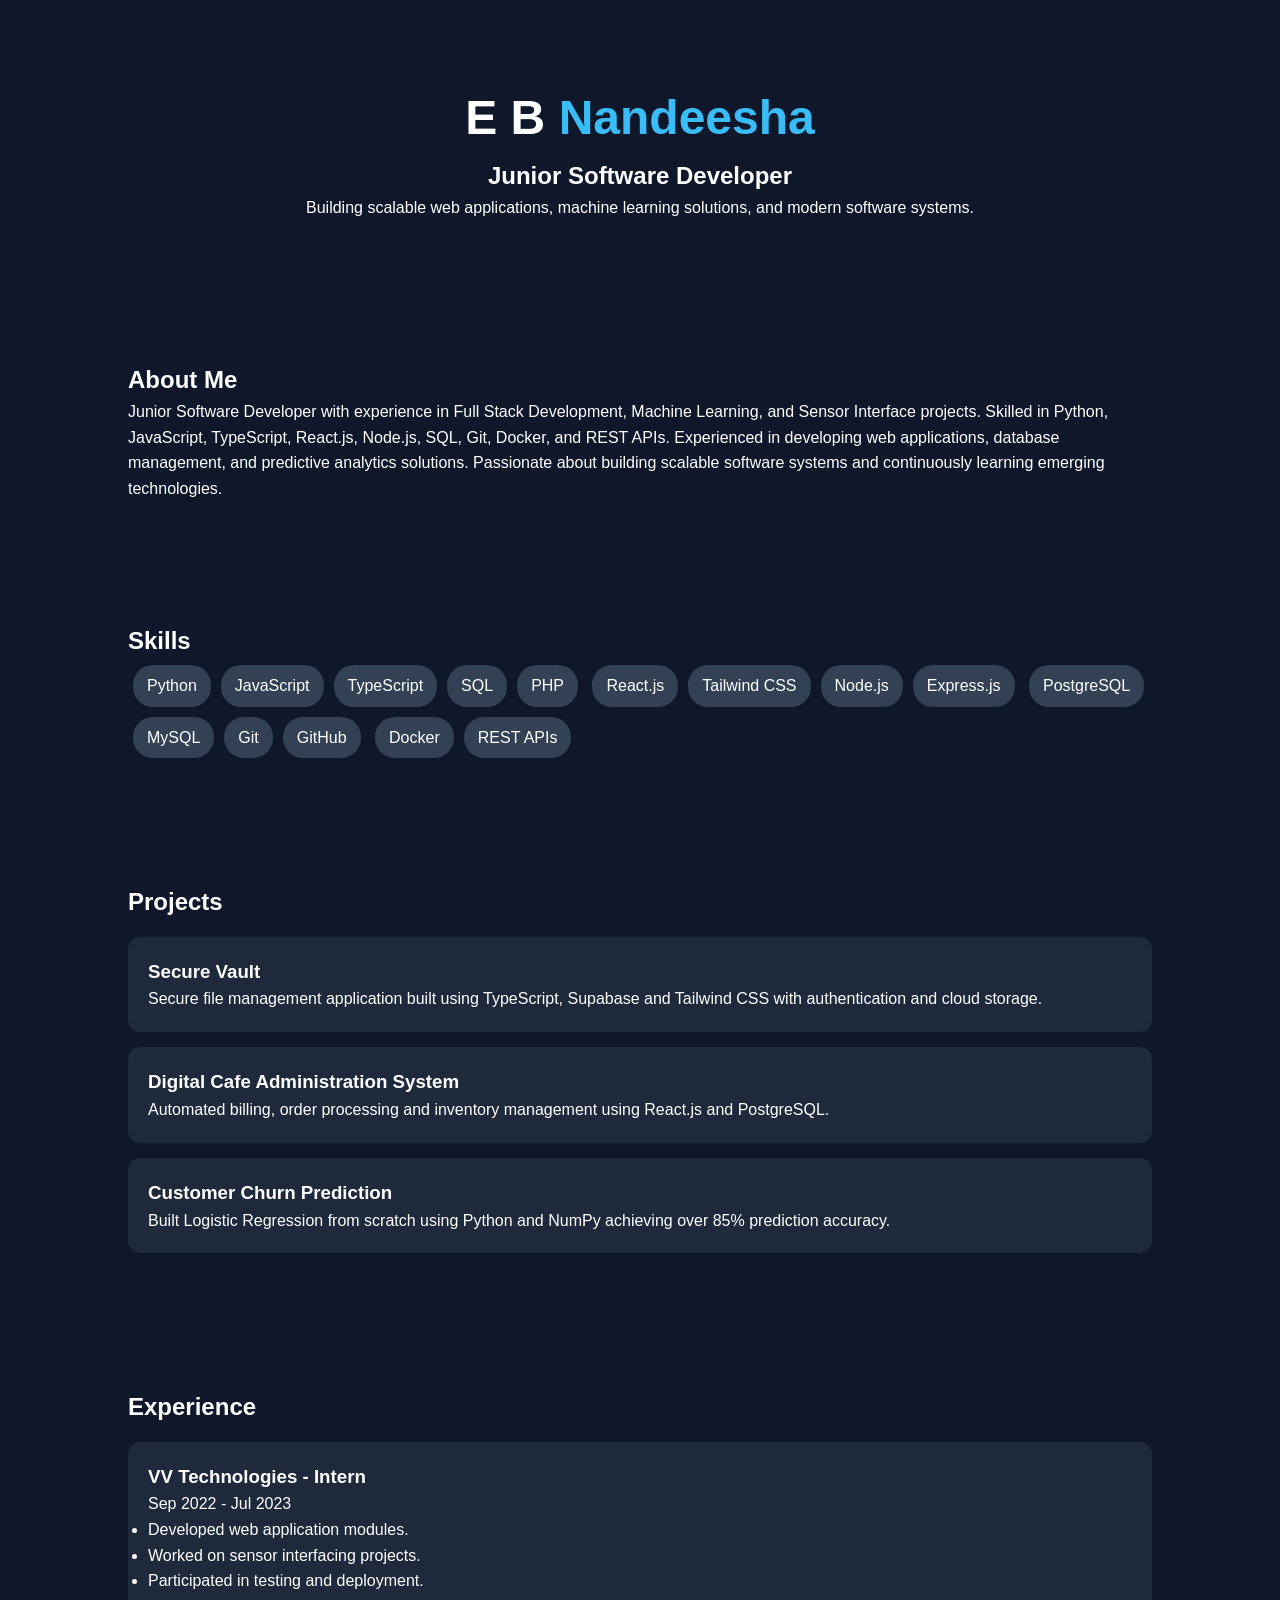
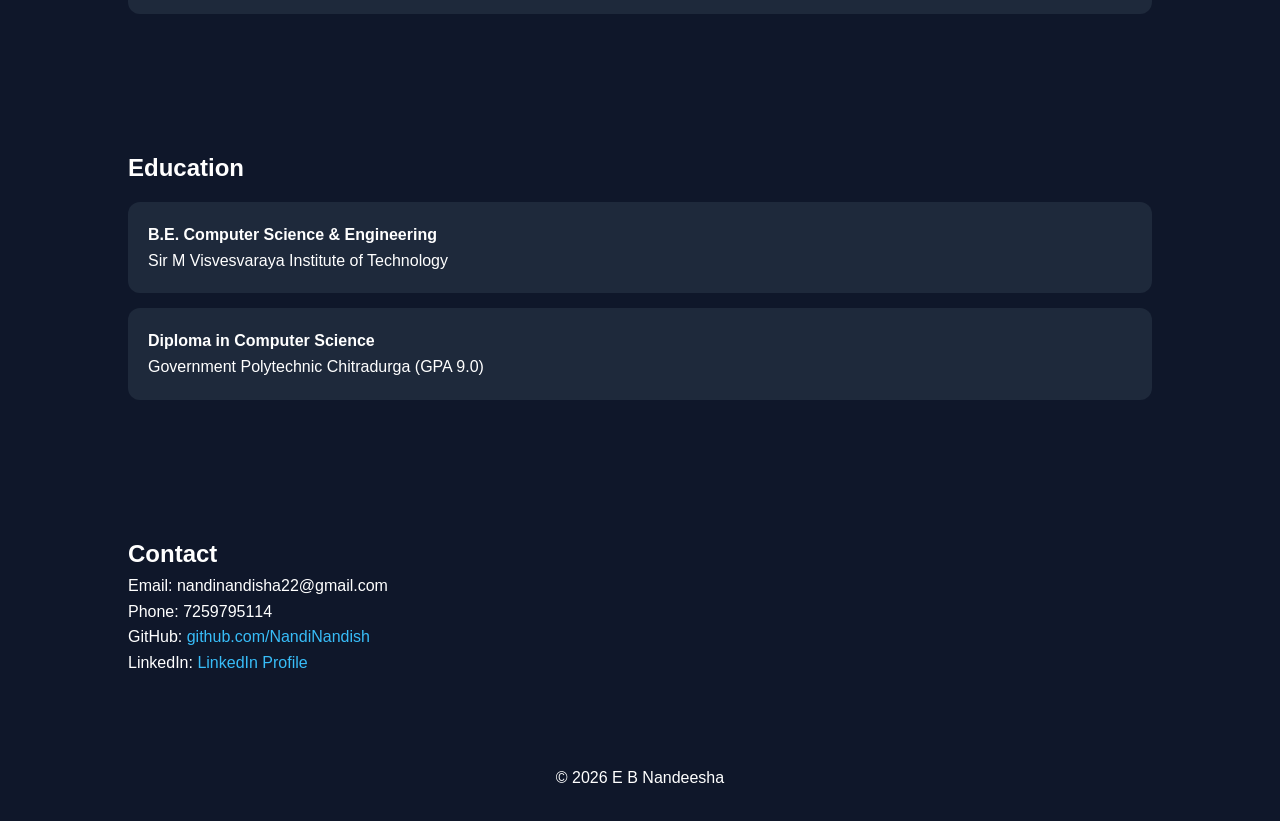
<file: index.html>
<!DOCTYPE html>
<html lang="en">
<head>
<meta charset="UTF-8">
<meta name="viewport" content="width=device-width, initial-scale=1.0">
<title>E B Nandeesha | Portfolio</title>
<style>
*{margin:0;padding:0;box-sizing:border-box;font-family:Arial,sans-serif}
body{background:#0f172a;color:white;line-height:1.6}
header{padding:80px 10%;text-align:center}
h1{font-size:3rem}
.highlight{color:#38bdf8}
section{padding:60px 10%}
.card{background:#1e293b;padding:20px;border-radius:12px;margin:15px 0}
.skills span{display:inline-block;background:#334155;padding:8px 14px;margin:5px;border-radius:20px}
a{color:#38bdf8;text-decoration:none}
footer{text-align:center;padding:30px}
</style>
</head>
<body>

<header>
<h1>E B <span class="highlight">Nandeesha</span></h1>
<h2>Junior Software Developer</h2>
<p>Building scalable web applications, machine learning solutions, and modern software systems.</p>
</header>

<section>
<h2>About Me</h2>
<p>
Junior Software Developer with experience in Full Stack Development, Machine Learning, and 
  Sensor Interface projects. Skilled in Python, JavaScript, TypeScript, React.js, Node.js, 
  SQL, Git, Docker, and REST APIs. Experienced in developing web applications, database 
  management, and predictive analytics solutions. Passionate about building scalable 
  software systems and continuously learning emerging technologies.
</p>
</section>

<section>
<h2>Skills</h2>
<div class="skills">
<span>Python</span><span>JavaScript</span><span>TypeScript</span><span>SQL</span><span>PHP</span>
<span>React.js</span><span>Tailwind CSS</span><span>Node.js</span><span>Express.js</span>
<span>PostgreSQL</span><span>MySQL</span><span>Git</span><span>GitHub</span>
<span>Docker</span><span>REST APIs</span>
</div>
</section>

<section>
<h2>Projects</h2>

<div class="card">
<h3>Secure Vault</h3>
<p>Secure file management application built using TypeScript, Supabase and Tailwind CSS with authentication and cloud storage.</p>
</div>

<div class="card">
<h3>Digital Cafe Administration System</h3>
<p>Automated billing, order processing and inventory management using React.js and PostgreSQL.</p>
</div>

<div class="card">
<h3>Customer Churn Prediction</h3>
<p>Built Logistic Regression from scratch using Python and NumPy achieving over 85% prediction accuracy.</p>
</div>

</section>

<section>
<h2>Experience</h2>
<div class="card">
<h3>VV Technologies - Intern</h3>
<p>Sep 2022 - Jul 2023</p>
<ul>
<li>Developed web application modules.</li>
<li>Worked on sensor interfacing projects.</li>
<li>Participated in testing and deployment.</li>
</ul>
</div>
</section>

<section>
<h2>Education</h2>
<div class="card">
<p><b>B.E. Computer Science & Engineering</b><br>Sir M Visvesvaraya Institute of Technology</p>
</div>
<div class="card">
<p><b>Diploma in Computer Science</b><br>Government Polytechnic Chitradurga (GPA 9.0)</p>
</div>
</section>

<section>
<h2>Contact</h2>
<p>Email: nandinandisha22@gmail.com</p>
<p>Phone: 7259795114</p>
<p>GitHub: <a href="https://github.com/NandiNandish">github.com/NandiNandish</a></p>
<p>LinkedIn: <a href="https://linkedin.com/in/e-b-nandeesha-36435831b">LinkedIn Profile</a></p>
</section>

<footer>
<p>© 2026 E B Nandeesha</p>
</footer>

</body>
</html>
</file>
